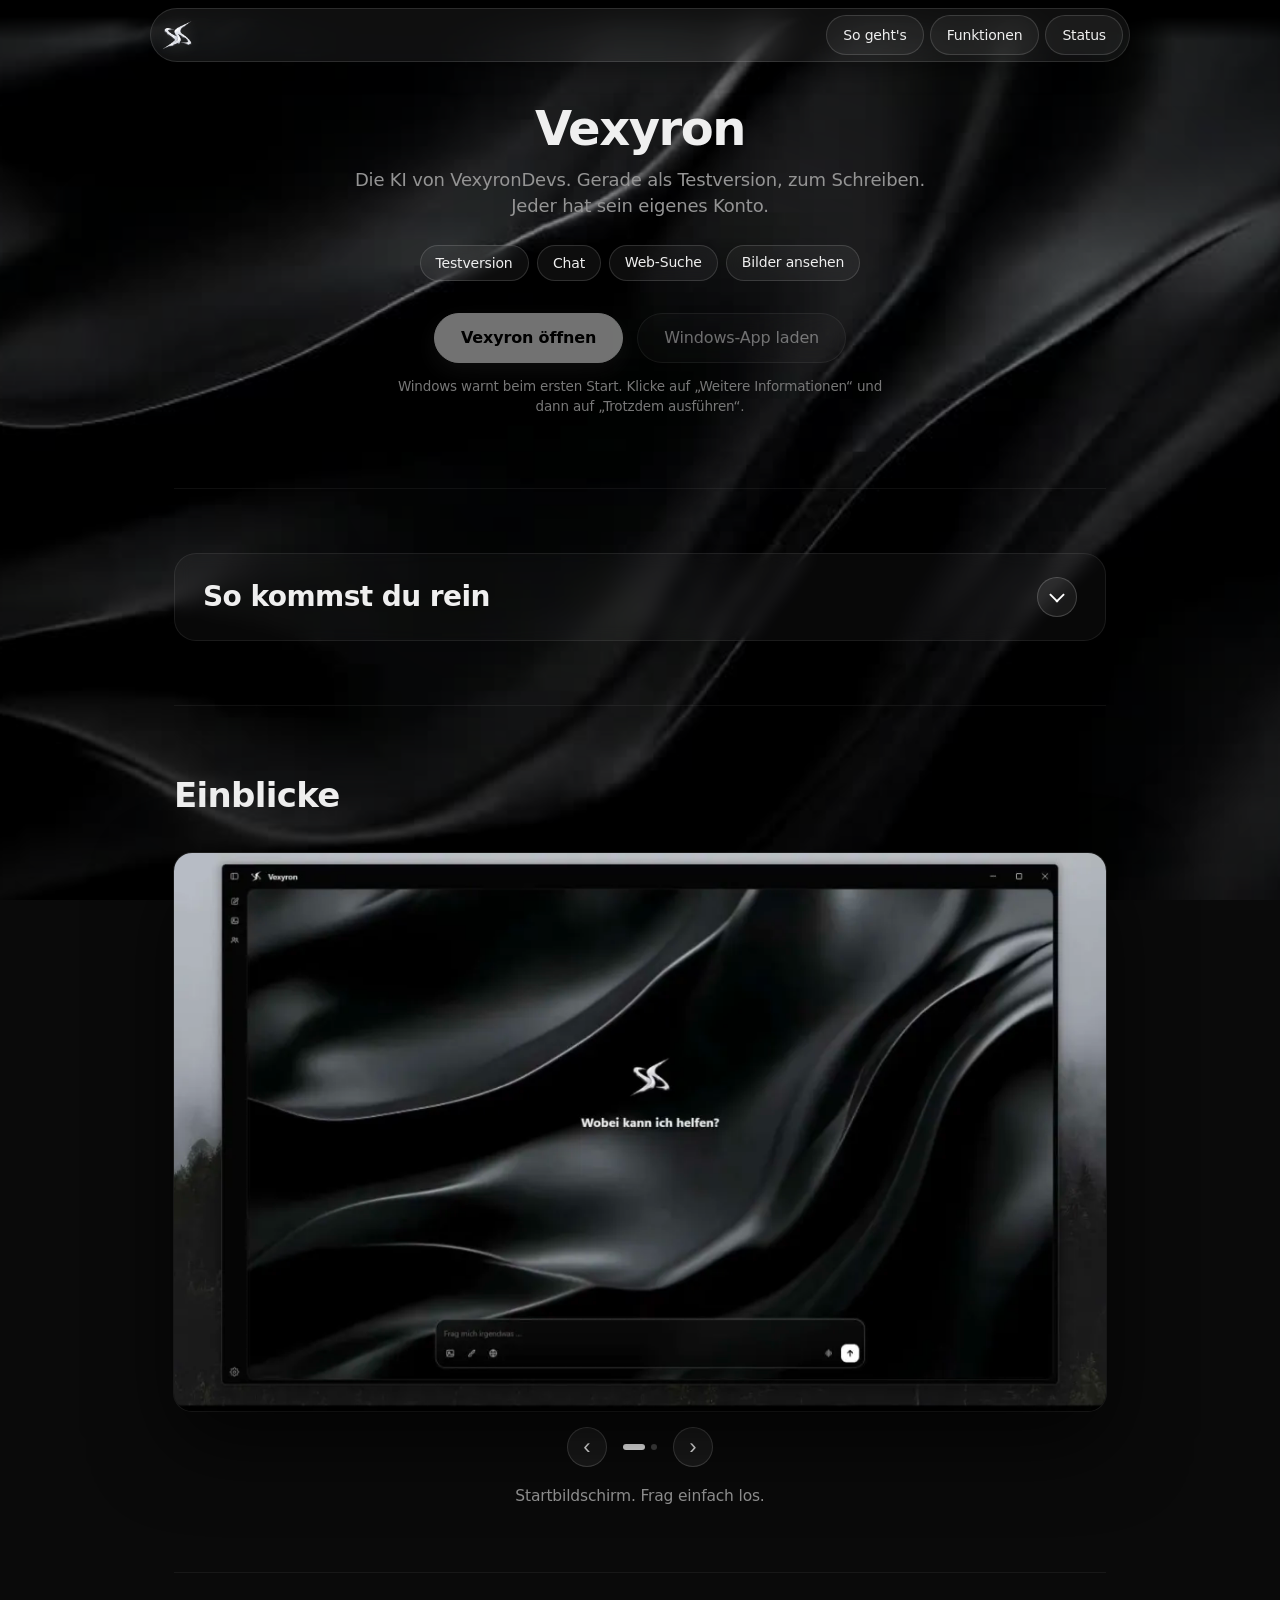
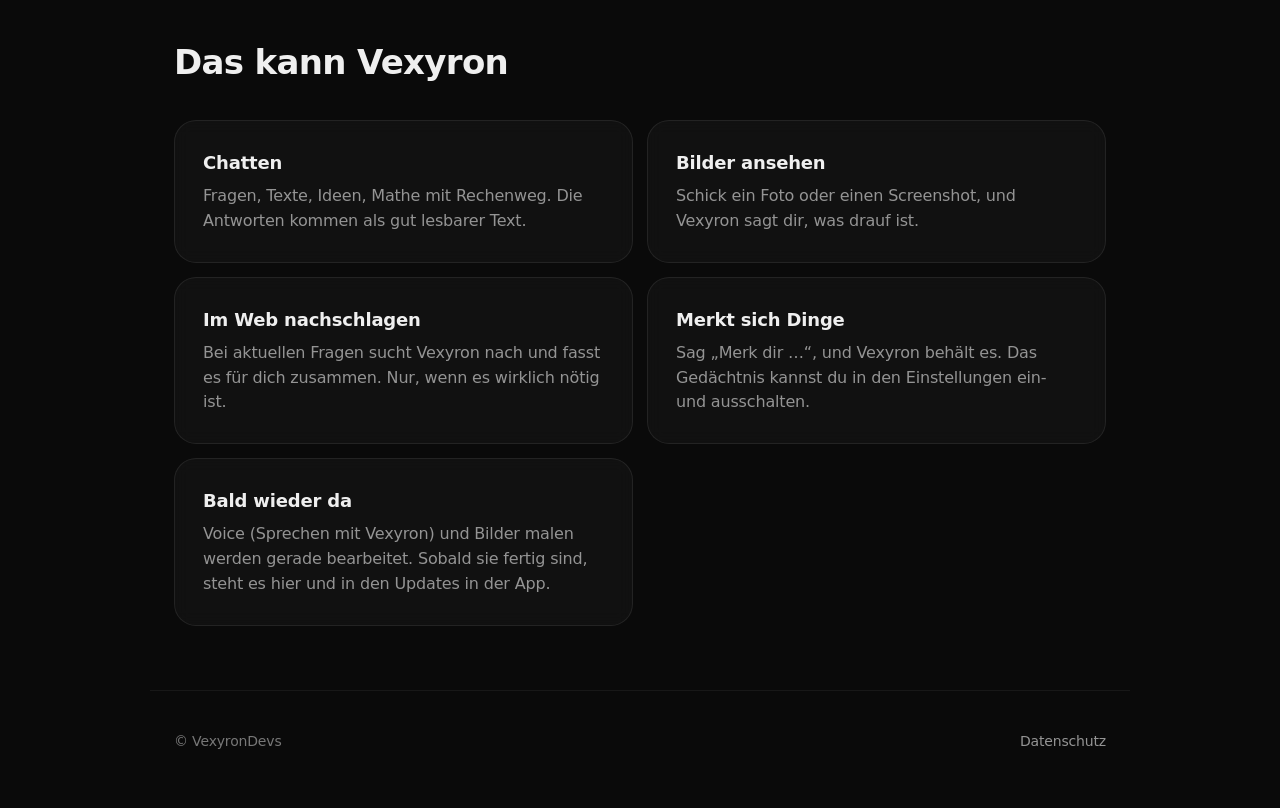
<file: index.html>
<!doctype html>
<html lang="de">
<head>
<meta charset="utf-8">
<meta name="viewport" content="width=device-width, initial-scale=1">
<title>Vexyron</title>
<meta name="description" content="Vexyron, die KI von VexyronDevs. Gerade als Testversion zum Schreiben. Jeder hat sein eigenes Konto.">
<meta name="theme-color" content="#080808">
<link rel="icon" href="favicon.png">
<meta property="og:type" content="website">
<meta property="og:title" content="Vexyron">
<meta property="og:description" content="Die KI von VexyronDevs. Gerade als Testversion zum Schreiben.">
<meta property="og:image" content="https://vexyrondev.github.io/VexyronDevs/Screenshot_20261027_005911_Gallery.webp">
<style>
:root {
  --bg:#0a0a0a;--panel:#121212;--line:#222;--line2:#2a2a2a;
  --text:#efefef;--dim:#949494;--mute:#777;--white:#fff;
  --accent:#fff;--accent-hover:#e6e6e6;--edge:24px;
  color-scheme:dark;
}
*{box-sizing:border-box}
html{scroll-behavior:smooth}
body{
  margin:0;background:var(--bg);color:var(--text);
  font:17px/1.5 -apple-system,"SF Pro Text","SF Pro Display","Helvetica Neue","Segoe UI Variable Text","Segoe UI",system-ui,sans-serif;
  -webkit-font-smoothing:antialiased;letter-spacing:-.01em;
  padding-left:max(0px,env(safe-area-inset-left,0px));
  padding-right:max(0px,env(safe-area-inset-right,0px));
}
a{color:inherit;text-decoration:none}

#vbg{
  position:fixed;inset:0;z-index:0;pointer-events:none;
  background:radial-gradient(ellipse 80% 60% at 50% 10%,rgba(255,255,255,.04) 0%,transparent 70%),
    radial-gradient(ellipse 60% 40% at 20% 80%,rgba(255,255,255,.02) 0%,transparent 60%),#080808;
}
#vbg::after{content:"";position:absolute;inset:0;background:radial-gradient(ellipse 50% 50% at 50% 50%,transparent 50%,rgba(0,0,0,.55) 100%)}

.top{
  position:sticky;top:8px;z-index:40;
  display:flex;align-items:center;justify-content:space-between;
  max-width:980px;margin:8px auto 0;padding:6px;
  border:1px solid rgba(255,255,255,.12);border-radius:999px;
  background:rgba(255,255,255,.06);
  backdrop-filter:blur(18px);-webkit-backdrop-filter:blur(18px);
  box-shadow:0 6px 24px rgba(0,0,0,.4);
}
.brand{display:inline-flex;align-items:center;padding:0;transition:transform .1s,opacity .15s}
.brand:hover{transform:translateY(-1px);opacity:.85}
.brand img{width:40px;height:40px;object-fit:contain;filter:drop-shadow(0 0 8px rgba(255,255,255,.15))}
.top nav{display:flex;gap:6px}
.top nav a{
  display:inline-flex;align-items:center;height:40px;padding:0 16px;
  border:1px solid rgba(255,255,255,.14);border-radius:999px;
  background:rgba(255,255,255,.05);color:var(--text);
  font-size:14px;font-weight:500;
  transition:background .15s,border-color .15s,transform .1s;
}
.top nav a:hover{background:rgba(255,255,255,.12);border-color:rgba(255,255,255,.28);transform:translateY(-1px)}

main{max-width:980px;margin:0 auto;padding:0 var(--edge);position:relative;z-index:2}

.hero{text-align:center;padding:80px 0 96px}
.hero-ico{
  width:160px;height:160px;object-fit:contain;display:block;margin:0 auto 32px;
  filter:drop-shadow(0 20px 50px rgba(255,255,255,.10));
  animation:float 6s ease-in-out infinite;
}
@keyframes float{50%{transform:translateY(-8px)}}
.hero h1{margin:0;font-size:clamp(56px,11vw,92px);line-height:.98;letter-spacing:-.035em;font-weight:700}
.lead{margin:24px auto 0;max-width:620px;color:var(--dim);font-size:22px;line-height:1.4;letter-spacing:-.01em}

.cta{display:flex;flex-wrap:wrap;gap:14px;justify-content:center;margin-top:32px}
.btn{
  display:inline-flex;align-items:center;justify-content:center;
  min-height:50px;padding:0 26px;
  border:1px solid rgba(255,255,255,.14);border-radius:999px;
  background:rgba(255,255,255,.06);color:var(--text);
  font:inherit;font-size:16px;font-weight:500;letter-spacing:-.01em;
  cursor:pointer;transition:transform .15s,background .2s,border-color .2s,box-shadow .2s;
  backdrop-filter:blur(8px);-webkit-backdrop-filter:blur(8px);
}
.btn:hover{transform:translateY(-2px);background:rgba(255,255,255,.12);border-color:rgba(255,255,255,.28)}
.btn.primary{background:var(--accent);color:#000;border-color:var(--accent);font-weight:600;box-shadow:0 8px 24px rgba(255,255,255,.12)}
.btn.primary:hover{background:var(--accent-hover);border-color:var(--accent-hover);box-shadow:0 12px 32px rgba(255,255,255,.18)}

.block{padding:64px 0;border-top:1px solid rgba(255,255,255,.06)}
.block h2{margin:0 0 32px;font-size:34px;font-weight:700;letter-spacing:-.02em}

.steps{list-style:none;margin:0;padding:0;display:grid;gap:12px;counter-reset:s}
.steps li{
  display:grid;gap:6px;padding:24px 26px 24px 74px;position:relative;
  border:1px solid rgba(255,255,255,.08);border-radius:20px;
  background:rgba(255,255,255,.03);counter-increment:s;
  transition:transform .2s,border-color .2s,box-shadow .2s,background .2s;
  backdrop-filter:blur(8px);-webkit-backdrop-filter:blur(8px);
}
.steps li:hover{transform:translateY(-2px);border-color:rgba(255,255,255,.18);background:rgba(255,255,255,.06);box-shadow:0 16px 40px rgba(0,0,0,.4)}
.steps li::before{
  content:counter(s);position:absolute;left:24px;top:24px;
  width:32px;height:32px;display:grid;place-items:center;
  border-radius:50%;background:var(--accent);color:#000;
  font-weight:600;font-size:15px;
}
.steps b{font-size:18px;color:var(--text);font-weight:600;letter-spacing:-.01em}
.steps span{color:var(--dim);font-size:16px;line-height:1.5}

.note{
  margin-top:28px;padding:28px 30px;
  border:1px solid rgba(255,255,255,.08);border-radius:22px;
  color:var(--dim);background:rgba(255,255,255,.03);
  backdrop-filter:blur(8px);-webkit-backdrop-filter:blur(8px);
  font-size:16px;line-height:1.6;
}
.note b{color:var(--text);font-weight:600}

.cards{display:grid;grid-template-columns:repeat(2,1fr);gap:14px}
.card{
  display:grid;gap:8px;align-content:start;padding:28px;
  border:1px solid rgba(255,255,255,.08);border-radius:22px;
  background:rgba(255,255,255,.03);
  transition:transform .2s,border-color .2s,box-shadow .2s,background .2s;
  backdrop-filter:blur(8px);-webkit-backdrop-filter:blur(8px);
}
.card:hover{transform:translateY(-3px);border-color:rgba(255,255,255,.18);background:rgba(255,255,255,.06);box-shadow:0 20px 50px rgba(0,0,0,.45)}
.card b{font-size:18px;color:var(--text);font-weight:600;letter-spacing:-.01em}
.card span{color:var(--dim);font-size:16px;line-height:1.55}

footer{
  position:relative;z-index:2;
  display:flex;flex-wrap:wrap;gap:14px;justify-content:space-between;
  max-width:980px;margin:0 auto;padding:40px var(--edge) 56px;
  border-top:1px solid rgba(255,255,255,.06);
  color:var(--mute);font-size:14px;
}
footer a{color:var(--dim);transition:color .15s}
footer a:hover{color:var(--text)}

/* ── gallery ── */
.gallery-outer{ display:flex; flex-direction:column; gap:16px; }

.gallery-wrap{
  position:relative;border-radius:18px;overflow:hidden;
  box-shadow:0 32px 80px rgba(0,0,0,.65),0 0 0 1px rgba(255,255,255,.1);
}
.gallery-track{
  display:flex;
  transition:transform .55s cubic-bezier(.4,0,.2,1);
  will-change:transform;
}
.gallery-slide{
  flex:0 0 100%;min-width:0;
}
.gallery-slide img{
  width:100%;height:auto;display:block;
}

/* controls row below gallery */
.gallery-controls{
  display:flex;align-items:center;justify-content:center;gap:16px;
}
.gallery-btn{
  width:40px;height:40px;border-radius:50%;flex-shrink:0;
  border:1px solid rgba(255,255,255,.18);
  background:rgba(255,255,255,.07);
  color:#fff;font-size:22px;line-height:1;
  cursor:pointer;
  transition:background .2s,transform .15s,border-color .2s;
  display:grid;place-items:center;padding:0;
}
.gallery-btn:hover{background:rgba(255,255,255,.15);border-color:rgba(255,255,255,.35);transform:scale(1.08)}
.gallery-btn:active{transform:scale(.96)}

.gallery-dots{display:flex;align-items:center;gap:6px}
.gallery-dot{
  width:6px;height:6px;border-radius:3px;
  background:rgba(255,255,255,.25);cursor:pointer;
  transition:background .25s,width .25s;
  border:none;padding:0;flex-shrink:0;
}
.gallery-dot.active{width:22px;background:#fff}

@media(max-width:680px){
  :root{--edge:16px}
  .hero{padding:40px 0 56px}
  .hero-ico{width:116px;height:116px}
  .cards{grid-template-columns:1fr}
  .cta .btn{width:100%}
  .top nav{gap:16px}
  .gallery-wrap{border-radius:16px}
}
@media(prefers-reduced-motion:reduce){
  .hero-ico{animation:none}
  html{scroll-behavior:auto}
  .gallery-track{transition:none}
}
.btn[aria-disabled="true"]{opacity:.45;pointer-events:none}

.cta{scroll-margin-top:110px}
#so,#einblicke,#kann{scroll-margin-top:22px}
/* ── dein Stil: Text nicht markierbar, keine sichtbaren Scrollbalken ── */
html{scrollbar-width:none}
html::-webkit-scrollbar,body::-webkit-scrollbar{display:none}
body{-webkit-user-select:none;user-select:none}
::selection{background:rgba(255,255,255,.3)}
.hero{padding:40px 0 72px}
@media(max-width:680px){
  .hero{padding:32px 0 56px}
  .lead{font-size:16px;line-height:1.5;max-width:290px;margin-top:16px;text-wrap:balance}
  .lead br{display:none}
  .block h2{text-align:center;margin-bottom:24px}
  .card{text-align:center;justify-items:center;padding:24px 22px}
  footer{flex-direction:column;align-items:center;justify-content:center;text-align:center;gap:8px}
}

/* Funktions-Pillen */
.chips{display:flex;flex-wrap:wrap;gap:8px;justify-content:center;margin:26px auto 0;max-width:640px}
.chips span{
  display:inline-flex;align-items:center;height:36px;padding:0 15px;
  border:1px solid rgba(255,255,255,.14);border-radius:999px;
  background:rgba(255,255,255,.05);color:var(--text);font-size:14px;font-weight:500;
  backdrop-filter:blur(8px);-webkit-backdrop-filter:blur(8px);
}

/* Server-Status + Windows-Hinweis */
.state{display:inline-flex;align-items:center;justify-content:center;gap:9px;margin:22px 0 0;color:var(--dim);font-size:14px}
.state i{width:8px;height:8px;border-radius:50%;background:#555;flex:none}
.state[data-state="on"] i{background:#fff;box-shadow:0 0 12px rgba(255,255,255,.8)}
.state[data-state="on"]{color:var(--text)}
.state[data-state="off"] i{background:#7a7a7a}
#hint{display:block;margin:6px 0 0}
.winhint{margin:14px auto 0;max-width:520px;color:var(--mute);font-size:13.5px;line-height:1.45}

/* Bildunterschrift der Galerie */
.gallery-cap{margin:2px 0 0;text-align:center;color:var(--dim);font-size:15.5px;min-height:1.5em;transition:opacity .25s}

/* sanftes Einblenden, nur wenn JS laeuft */
html.js .reveal{opacity:0;transform:translateY(18px);transition:opacity .7s ease,transform .7s ease}
html.js .reveal.in{opacity:1;transform:none}
@media(prefers-reduced-motion:reduce){html.js .reveal{opacity:1;transform:none;transition:none}}

/* Dropdown: So kommst du rein */
.drop{border:1px solid rgba(255,255,255,.08);border-radius:22px;background:rgba(255,255,255,.03);backdrop-filter:blur(8px);-webkit-backdrop-filter:blur(8px);transition:border-color .2s,background .2s}
.drop:hover,.drop.is-open{border-color:rgba(255,255,255,.18);background:rgba(255,255,255,.05)}
.drop summary{list-style:none;cursor:pointer;display:flex;align-items:center;justify-content:space-between;gap:16px;padding:22px 28px;-webkit-tap-highlight-color:transparent}
.drop summary::-webkit-details-marker{display:none}
.drop summary h2{margin:0;font-size:28px}
.chev{width:40px;height:40px;flex:none;border-radius:50%;border:1px solid rgba(255,255,255,.18);background:rgba(255,255,255,.07);position:relative;transition:transform .4s cubic-bezier(.4,0,.2,1),background .2s}
.chev::before{content:"";position:absolute;left:50%;top:50%;width:9px;height:9px;border-right:2px solid #fff;border-bottom:2px solid #fff;transform:translate(-50%,-70%) rotate(45deg)}
.drop summary:hover .chev{background:rgba(255,255,255,.15)}
.drop.is-open .chev{transform:rotate(180deg)}
.drop-body{box-sizing:border-box;padding:4px 22px 24px}
@media(max-width:680px){.drop summary{padding:18px 20px}.drop summary h2{font-size:23px}.drop-body{padding:2px 14px 18px}}
@media(prefers-reduced-motion:reduce){.chev{transition:none}}

/* Icons nur auf dem Handy, am PC steht der Text */
.top nav a .ic{display:none;width:19px;height:19px}

/* Handy: schlanke Leiste mit Abstand zum Rand */
@media(max-width:680px){
  .top{top:16px;margin:16px var(--edge) 0;padding:4px 4px 4px 8px}
  .brand img{width:34px;height:34px}
  .top nav{gap:6px}
  .top nav a{width:36px;height:36px;padding:0;justify-content:center;border-color:rgba(255,255,255,.12);background:rgba(255,255,255,.06)}
  .top nav a .lbl{display:none}
  .top nav a .ic{display:block}
}

/* Streifen ueber der Leiste: Inhalt, der beim Scrollen darunter laeuft, wird abgeblendet */
body::after{content:"";position:fixed;top:0;left:0;right:0;height:40px;z-index:39;pointer-events:none;background:linear-gradient(to bottom,#000 0,#000 40%,rgba(0,0,0,0) 100%)}
@media(max-width:680px){body::after{height:44px}}

/* Einheitliche Schriftgroessen auf allen Seiten: Titel + Untertitel */
@media(min-width:681px){
  .hero h1{font-size:48px;line-height:1.1;letter-spacing:-.03em;margin:0}
  .lead{font-size:18px;line-height:1.45;margin:12px auto 0}
}
@media(max-width:680px){
  .hero h1{font-size:34px;line-height:1.1;letter-spacing:-.03em;margin:0}
  .lead{font-size:16px;line-height:1.45;margin:10px auto 0}
}
</style>
</head>
<body>
<script>document.documentElement.classList.add('js')</script>



<header class="top">
  <a class="brand" href="./"><img src="icon.png" alt="Vexyron"></a>
  <nav>
    <a href="#so" aria-label="So geht's"><svg class="ic" viewBox="0 0 24 24" fill="none" stroke="currentColor" stroke-width="1.8" stroke-linecap="round" stroke-linejoin="round" aria-hidden="true"><circle cx="12" cy="12" r="9"/><path d="M12 16v-5"/><path d="M12 8h.01"/></svg><span class="lbl">So geht's</span></a>
    <a href="#kann" aria-label="Funktionen"><svg class="ic" viewBox="0 0 24 24" fill="none" stroke="currentColor" stroke-width="1.8" stroke-linecap="round" stroke-linejoin="round" aria-hidden="true"><path d="M11 3l1.9 5.1L18 10l-5.1 1.9L11 17l-1.9-5.1L4 10l5.1-1.9z"/><path d="M19 15l.8 2.2 2.2.8-2.2.8L19 21l-.8-2.2-2.2-.8 2.2-.8z"/></svg><span class="lbl">Funktionen</span></a>
    <a href="status.html" aria-label="Status"><svg class="ic" viewBox="0 0 24 24" fill="none" stroke="currentColor" stroke-width="1.8" stroke-linecap="round" stroke-linejoin="round" aria-hidden="true"><circle cx="12" cy="12" r="1.8"/><path d="M16.2 7.8a6 6 0 0 1 0 8.4"/><path d="M7.8 16.2a6 6 0 0 1 0-8.4"/><path d="M19.1 4.9a10 10 0 0 1 0 14.2"/><path d="M4.9 19.1a10 10 0 0 1 0-14.2"/></svg><span class="lbl">Status</span></a>
  </nav>
</header>

<main>
  <section class="hero">
    <h1>Vexyron</h1>
    <p class="lead">Die KI von VexyronDevs. Gerade als Testversion, zum Schreiben. <br>Jeder hat sein eigenes Konto.</p>
    <div class="chips"><span>Testversion</span><span>Chat</span><span>Web-Suche</span><span>Bilder ansehen</span></div>
    <div class="cta" id="download">
      <a class="btn primary" id="open" href="#" aria-disabled="true">Vexyron öffnen</a>
      <a class="btn" id="win" href="#" aria-disabled="true">Windows-App laden</a>
      <a class="btn" id="apk" href="#" aria-disabled="true" style="display:none">Android-App laden</a>
    </div>
    <p class="winhint">Windows warnt beim ersten Start. Klicke auf „Weitere Informationen“ und dann auf „Trotzdem ausführen“.</p>
  </section>

  <section id="so" class="block reveal">
    <details class="drop" id="so-drop">
      <summary><h2>So kommst du rein</h2><span class="chev" aria-hidden="true"></span></summary>
      <div class="drop-body">
      <ol class="steps">
        <li><b>Öffnen</b><span>Tippe auf „Vexyron öffnen". Du kommst auf die Anmeldeseite.</span></li>
        <li><b>Konto anlegen</b><span>Wähle „Registrieren", denk dir einen Namen und ein Passwort mit mindestens 8 Zeichen aus und gib den Einladungscode ein, den du bekommen hast.</span></li>
        <li><b>Loslegen</b><span>Schreib los. Beim nächsten Mal meldest du dich nur noch an.</span></li>
      </ol>
      <div class="note">
        <b>Am PC:</b> Lade die Windows-App, öffne die Datei und folge dem Installationsfenster. Das ist eine Testversion: Gerade geht nur Schreiben. Voice, Bilder malen und die Handy-App kommen später.
      </div>
      </div>
    </details>
  </section>

  <section id="einblicke" class="block reveal">
    <h2>Einblicke</h2>
    <div class="gallery-outer" id="gallery-outer">
      <div class="gallery-wrap" id="gallery">
        <div class="gallery-track">
          <div class="gallery-slide" data-cap="Startbildschirm. Frag einfach los."><img src="Screenshot_20261027_005911_Gallery.webp" alt="Chat-Startbildschirm" width="1024" height="613"></div>
          <div class="gallery-slide" data-cap="Antworten als gut lesbarer Text, mit Listen und Rechenweg."><img src="Screenshot_20261027_004942_Gallery.webp" alt="Chat mit Antwort" width="1024" height="613" loading="lazy"></div>
        </div>
      </div>
      <div class="gallery-controls">
        <button class="gallery-btn prev" aria-label="Vorheriges Bild">&#8249;</button>
        <div class="gallery-dots"></div>
        <button class="gallery-btn next" aria-label="Nächstes Bild">&#8250;</button>
      </div>
      <p class="gallery-cap" id="gallery-cap"></p>
    </div>
  </section>

  <section id="kann" class="block reveal">
    <h2>Das kann Vexyron</h2>
    <div class="cards">
      <div class="card"><b>Chatten</b><span>Fragen, Texte, Ideen, Mathe mit Rechenweg. Die Antworten kommen als gut lesbarer Text.</span></div>
      <div class="card"><b>Bilder ansehen</b><span>Schick ein Foto oder einen Screenshot, und Vexyron sagt dir, was drauf ist.</span></div>
      <div class="card"><b>Im Web nachschlagen</b><span>Bei aktuellen Fragen sucht Vexyron nach und fasst es für dich zusammen. Nur, wenn es wirklich nötig ist.</span></div>
      <div class="card"><b>Merkt sich Dinge</b><span>Sag „Merk dir …“, und Vexyron behält es. Das Gedächtnis kannst du in den Einstellungen ein- und ausschalten.</span></div>
      <div class="card"><b>Bald wieder da</b><span>Voice (Sprechen mit Vexyron) und Bilder malen werden gerade bearbeitet. Sobald sie fertig sind, steht es hier und in den Updates in der App.</span></div>
    </div>
  </section>
</main>

<footer>
  <span>© VexyronDevs</span>
  <span><a href="datenschutz.html">Datenschutz</a></span>
</footer>

<script src="bg.js"></script>
<script src="site.js?v=6"></script>
<script>
(() => {
  const outer  = document.getElementById('gallery-outer');
  const wrap   = document.getElementById('gallery');
  const track  = wrap.querySelector('.gallery-track');
  const dotsEl = outer.querySelector('.gallery-dots');
  const slides = wrap.querySelectorAll('.gallery-slide');
  const n = slides.length;
  let cur = 0, timer, startX = 0;

  slides.forEach((slide, i) => {
    const img = slide.querySelector('img');
    const bg = document.createElement('div');
    bg.className = 'gallery-slide-bg';
    bg.style.backgroundImage = `url(${img.src})`;
    slide.insertBefore(bg, img);
    const d = document.createElement('button');
    d.className = 'gallery-dot' + (i === 0 ? ' active' : '');
    d.setAttribute('aria-label', 'Bild ' + (i + 1));
    d.addEventListener('click', () => { stop(); go(i); start(); });
    dotsEl.appendChild(d);
  });

  function go(i) {
    cur = ((i % n) + n) % n;
    track.style.transform = 'translateX(-' + (cur * 100) + '%)';
    outer.querySelectorAll('.gallery-dot').forEach((d, j) => d.classList.toggle('active', j === cur));
    const capEl = document.getElementById('gallery-cap'); if (capEl) capEl.textContent = slides[cur].dataset.cap || '';
  }
  function start() { timer = setInterval(() => go(cur + 1), 8000); }
  function stop()  { clearInterval(timer); }

  outer.querySelector('.gallery-btn.prev').addEventListener('click', () => { stop(); go(cur - 1); start(); });
  outer.querySelector('.gallery-btn.next').addEventListener('click', () => { stop(); go(cur + 1); start(); });
  wrap.addEventListener('mouseenter', stop);
  wrap.addEventListener('mouseleave', start);
  wrap.addEventListener('touchstart', e => { startX = e.touches[0].clientX; stop(); }, { passive: true });
  wrap.addEventListener('touchend', e => {
    const dx = e.changedTouches[0].clientX - startX;
    if (Math.abs(dx) > 45) go(dx < 0 ? cur + 1 : cur - 1);
    start();
  });
  go(0);
  start();
})();
</script>
<script>
(() => {
  const els = document.querySelectorAll('.reveal');
  if (!('IntersectionObserver' in window)) { els.forEach(e => e.classList.add('in')); return; }
  const io = new IntersectionObserver(es => es.forEach(e => { if (e.isIntersecting) { e.target.classList.add('in'); io.unobserve(e.target); } }), { threshold: 0.12 });
  els.forEach(e => io.observe(e));
})();
</script>
<script>
(() => {
  const d = document.getElementById('so-drop');
  if (!d) return;
  const sum = d.querySelector('summary'), body = d.querySelector('.drop-body');
  const reduce = matchMedia('(prefers-reduced-motion: reduce)').matches;
  const T = reduce ? 0 : 420, EASE = 'cubic-bezier(.4,0,.2,1)';
  let anim = null;
  if (d.open) d.classList.add('is-open');

  const run = (from, to, done) => {
    if (anim) anim.cancel();
    body.style.overflow = 'hidden';
    anim = body.animate([from, to], { duration: T, easing: EASE });
    anim.onfinish = () => { anim = null; body.style.overflow = ''; done(); };
    anim.oncancel = () => { body.style.overflow = ''; };
  };
  const full = { height: null, paddingTop: '4px', paddingBottom: '24px', opacity: 1 };
  const none = { height: '0px', paddingTop: '0px', paddingBottom: '0px', opacity: 0 };

  function openDrop() {
    d.classList.add('is-open');
    const start = anim ? body.offsetHeight + 'px' : '0px';
    d.open = true;
    const h = body.scrollHeight + 'px';
    run({ ...none, height: start }, { ...full, height: h }, () => {});
  }
  function closeDrop() {
    d.classList.remove('is-open');
    const h = body.offsetHeight + 'px';
    run({ ...full, height: h }, none, () => { d.open = false; });
  }
  sum.addEventListener('click', e => { e.preventDefault(); d.classList.contains('is-open') ? closeDrop() : openDrop(); });

  const openIf = () => { if (location.hash === '#so' && !d.classList.contains('is-open')) openDrop(); };
  addEventListener('hashchange', openIf); openIf();
  document.querySelectorAll('a[href="#so"]').forEach(x => x.addEventListener('click', () => { if (!d.classList.contains('is-open')) openDrop(); }));
})();
</script>
</body>
</html>
</file>
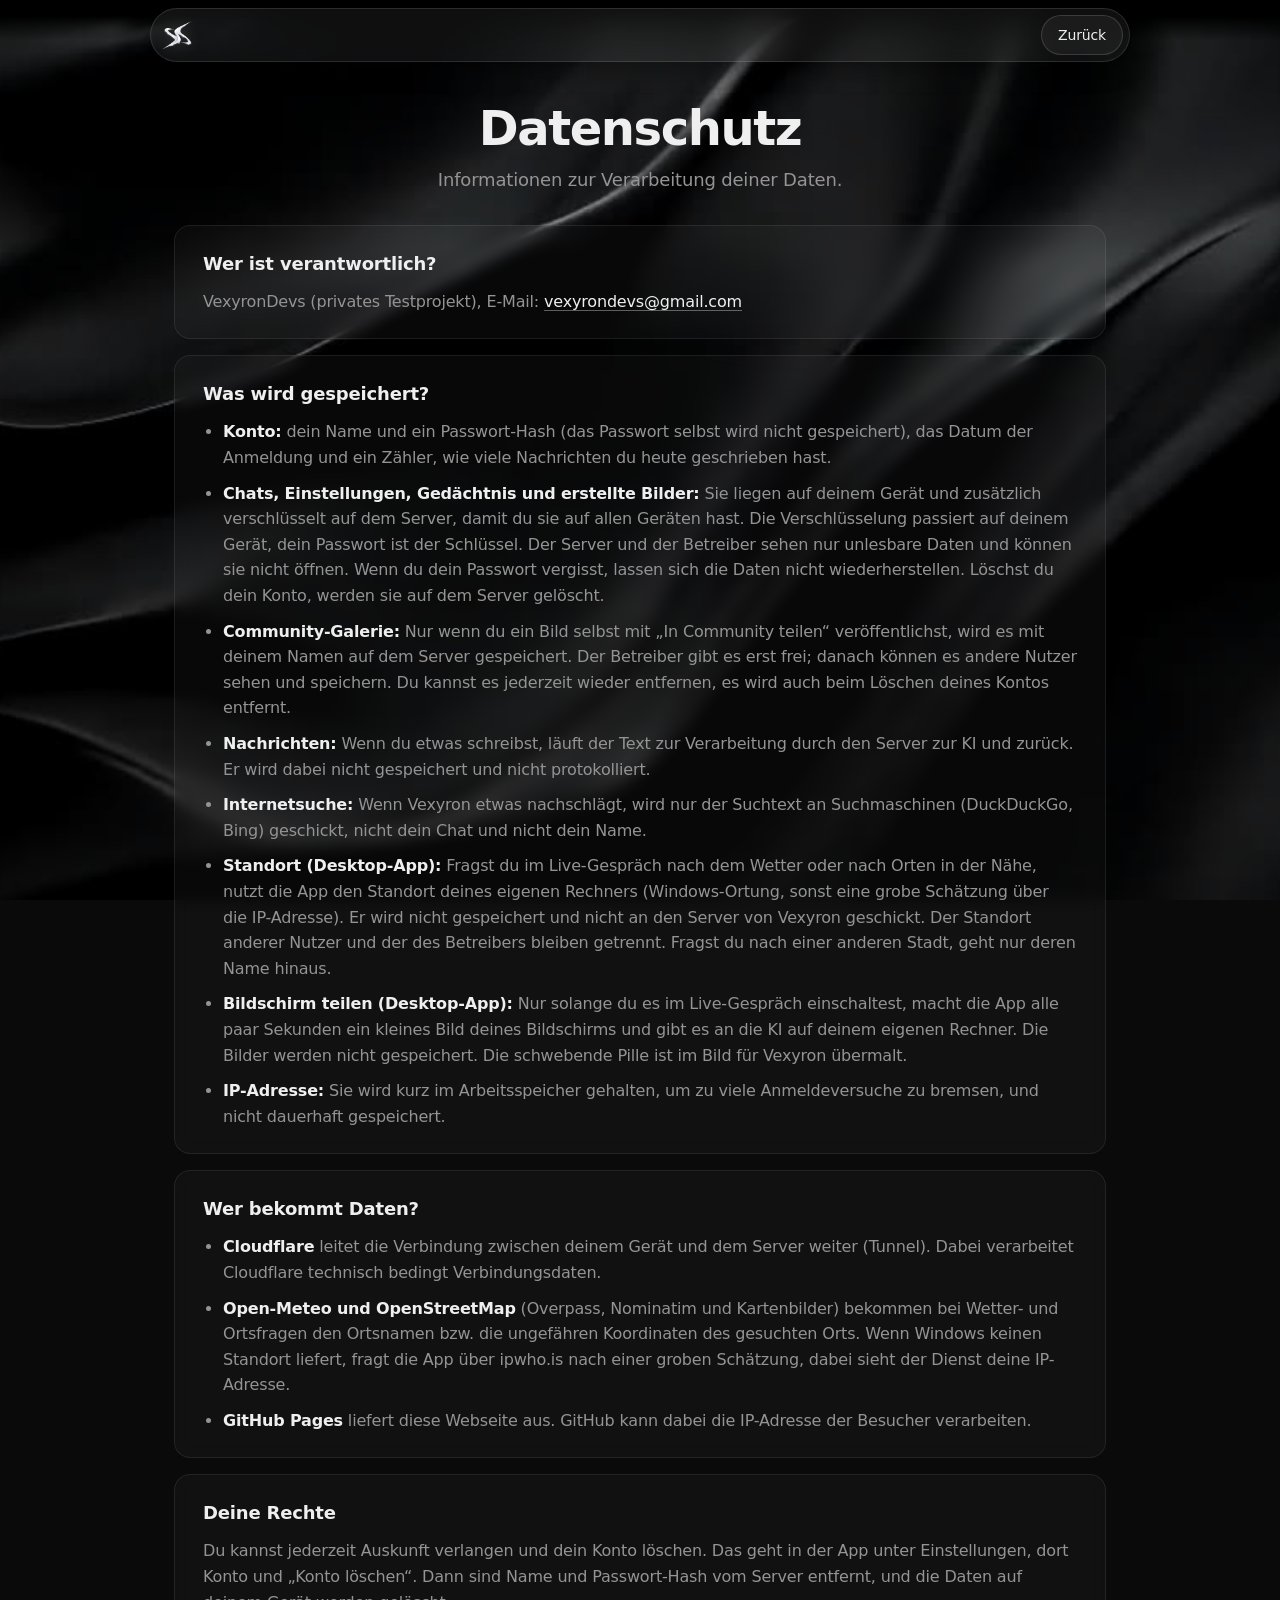
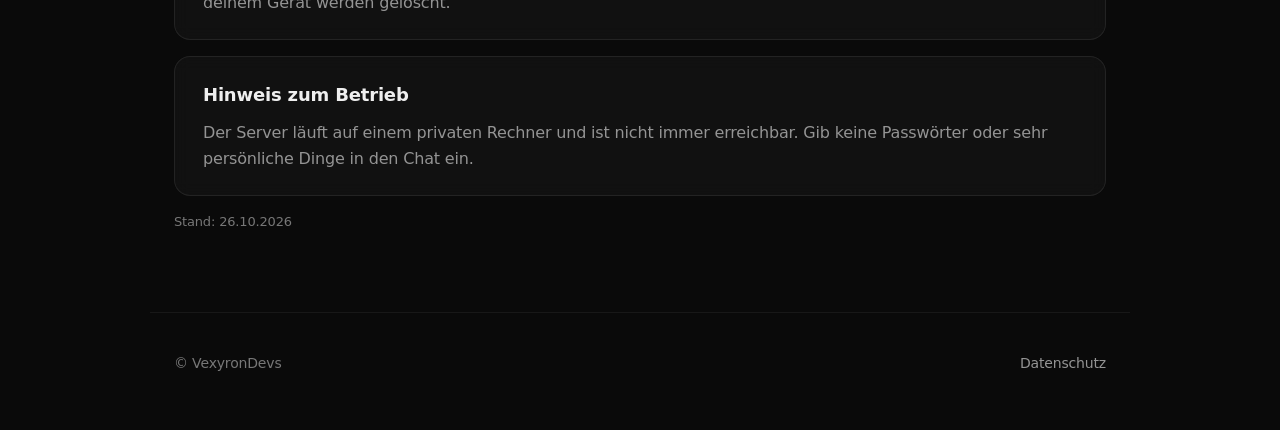
<file: datenschutz.html>
<!doctype html>
<html lang="de">
<head>
<meta charset="utf-8">
<meta name="viewport" content="width=device-width, initial-scale=1">
<title>Datenschutz | Vexyron</title>
<meta name="robots" content="noindex">
<link rel="icon" href="favicon.png">
<link rel="stylesheet" href="style.css">
</head>
<body>
<header class="top"><a class="brand" href="./"><img src="icon.png" alt=""></a><nav><a href="./" aria-label="Zurück"><svg class="ic" viewBox="0 0 24 24" fill="none" stroke="currentColor" stroke-width="1.8" stroke-linecap="round" stroke-linejoin="round" aria-hidden="true"><path d="M19 12H5"/><path d="M12 19l-7-7 7-7"/></svg><span class="lbl">Zurück</span></a></nav></header>

<main class="status-page">
  <h1 class="status-title">Datenschutz</h1>
  <p class="status-sub">Informationen zur Verarbeitung deiner Daten.</p>

  <section class="dp-block">
    <h2 class="comp-h">Wer ist verantwortlich?</h2>
    <p>VexyronDevs (privates Testprojekt), E-Mail: <a href="mailto:vexyrondevs@gmail.com">vexyrondevs@gmail.com</a></p>
  </section>

  <section class="dp-block">
    <h2 class="comp-h">Was wird gespeichert?</h2>
    <ul class="dp-list">
      <li><b>Konto:</b> dein Name und ein Passwort-Hash (das Passwort selbst wird nicht gespeichert), das Datum der Anmeldung und ein Zähler, wie viele Nachrichten du heute geschrieben hast.</li>
      <li><b>Chats, Einstellungen, Gedächtnis und erstellte Bilder:</b> Sie liegen auf deinem Gerät und zusätzlich verschlüsselt auf dem Server, damit du sie auf allen Geräten hast. Die Verschlüsselung passiert auf deinem Gerät, dein Passwort ist der Schlüssel. Der Server und der Betreiber sehen nur unlesbare Daten und können sie nicht öffnen. Wenn du dein Passwort vergisst, lassen sich die Daten nicht wiederherstellen. Löschst du dein Konto, werden sie auf dem Server gelöscht.</li>
      <li><b>Community-Galerie:</b> Nur wenn du ein Bild selbst mit „In Community teilen“ veröffentlichst, wird es mit deinem Namen auf dem Server gespeichert. Der Betreiber gibt es erst frei; danach können es andere Nutzer sehen und speichern. Du kannst es jederzeit wieder entfernen, es wird auch beim Löschen deines Kontos entfernt.</li>
      <li><b>Nachrichten:</b> Wenn du etwas schreibst, läuft der Text zur Verarbeitung durch den Server zur KI und zurück. Er wird dabei nicht gespeichert und nicht protokolliert.</li>
      <li><b>Internetsuche:</b> Wenn Vexyron etwas nachschlägt, wird nur der Suchtext an Suchmaschinen (DuckDuckGo, Bing) geschickt, nicht dein Chat und nicht dein Name.</li>
      <li><b>Standort (Desktop-App):</b> Fragst du im Live-Gespräch nach dem Wetter oder nach Orten in der Nähe, nutzt die App den Standort deines eigenen Rechners (Windows-Ortung, sonst eine grobe Schätzung über die IP-Adresse). Er wird nicht gespeichert und nicht an den Server von Vexyron geschickt. Der Standort anderer Nutzer und der des Betreibers bleiben getrennt. Fragst du nach einer anderen Stadt, geht nur deren Name hinaus.</li>
      <li><b>Bildschirm teilen (Desktop-App):</b> Nur solange du es im Live-Gespräch einschaltest, macht die App alle paar Sekunden ein kleines Bild deines Bildschirms und gibt es an die KI auf deinem eigenen Rechner. Die Bilder werden nicht gespeichert. Die schwebende Pille ist im Bild für Vexyron übermalt.</li>
      <li><b>IP-Adresse:</b> Sie wird kurz im Arbeitsspeicher gehalten, um zu viele Anmeldeversuche zu bremsen, und nicht dauerhaft gespeichert.</li>
    </ul>
  </section>

  <section class="dp-block">
    <h2 class="comp-h">Wer bekommt Daten?</h2>
    <ul class="dp-list">
      <li><b>Cloudflare</b> leitet die Verbindung zwischen deinem Gerät und dem Server weiter (Tunnel). Dabei verarbeitet Cloudflare technisch bedingt Verbindungsdaten.</li>
      <li><b>Open-Meteo und OpenStreetMap</b> (Overpass, Nominatim und Kartenbilder) bekommen bei Wetter- und Ortsfragen den Ortsnamen bzw. die ungefähren Koordinaten des gesuchten Orts. Wenn Windows keinen Standort liefert, fragt die App über ipwho.is nach einer groben Schätzung, dabei sieht der Dienst deine IP-Adresse.</li>
      <li><b>GitHub Pages</b> liefert diese Webseite aus. GitHub kann dabei die IP-Adresse der Besucher verarbeiten.</li>
    </ul>
  </section>

  <section class="dp-block">
    <h2 class="comp-h">Deine Rechte</h2>
    <p>Du kannst jederzeit Auskunft verlangen und dein Konto löschen. Das geht in der App unter Einstellungen, dort Konto und „Konto löschen“. Dann sind Name und Passwort-Hash vom Server entfernt, und die Daten auf deinem Gerät werden gelöscht.</p>
  </section>

  <section class="dp-block">
    <h2 class="comp-h">Hinweis zum Betrieb</h2>
    <p>Der Server läuft auf einem privaten Rechner und ist nicht immer erreichbar. Gib keine Passwörter oder sehr persönliche Dinge in den Chat ein.</p>
  </section>

  <p class="status-note">Stand: 26.10.2026</p>
</main>

<footer><span>© VexyronDevs</span><span><a href="datenschutz.html">Datenschutz</a></span></footer>

<script src="bg.js"></script>
</body>
</html>
</file>
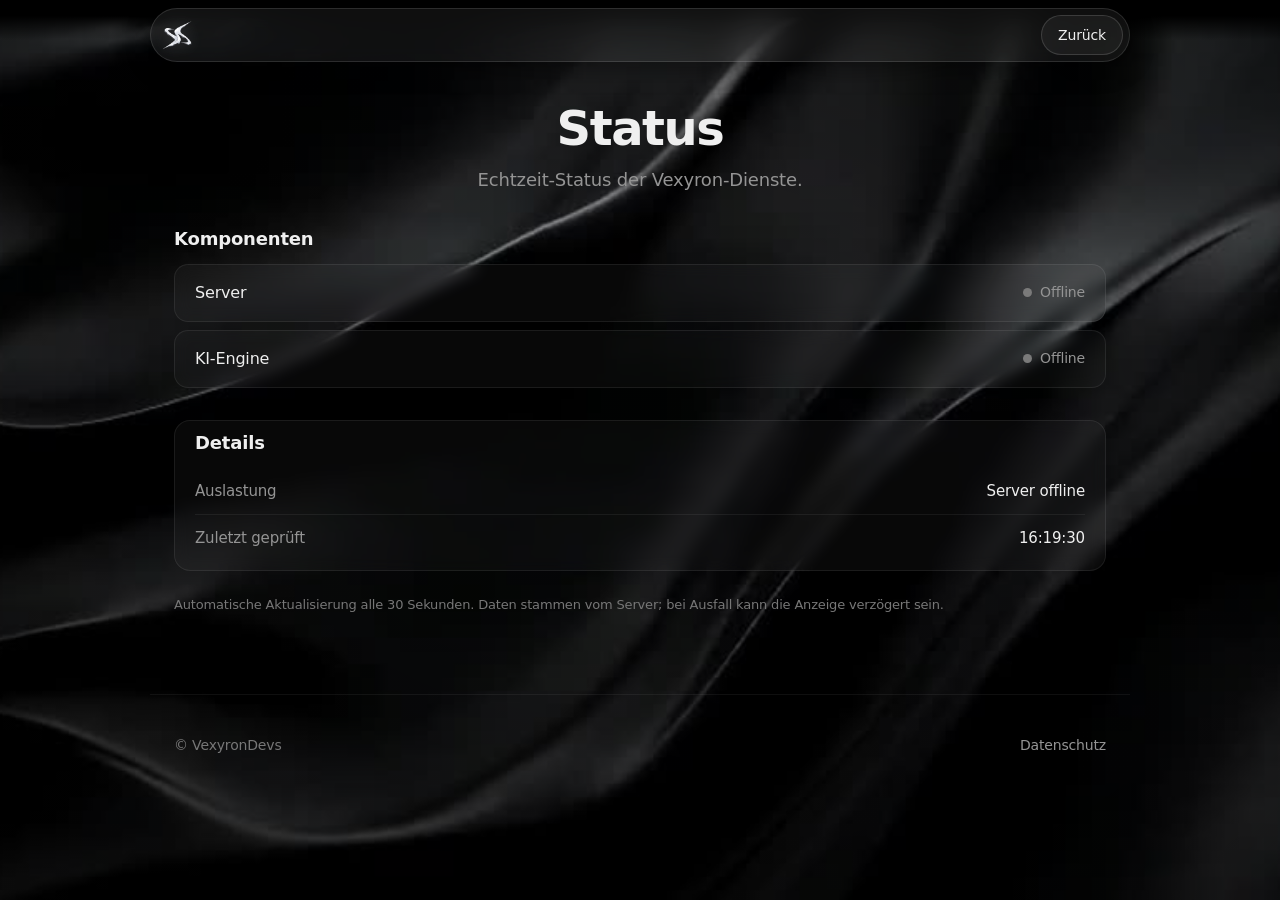
<file: status.html>
<!doctype html>
<html lang="de">
<head>
<meta charset="utf-8">
<meta name="viewport" content="width=device-width, initial-scale=1">
<title>Status | Vexyron</title>
<meta name="robots" content="noindex">
<link rel="icon" href="favicon.png">
<link rel="stylesheet" href="style.css">
</head>
<body>
<header class="top"><a class="brand" href="./"><img src="icon.png" alt=""></a><nav><a href="./" aria-label="Zurück"><svg class="ic" viewBox="0 0 24 24" fill="none" stroke="currentColor" stroke-width="1.8" stroke-linecap="round" stroke-linejoin="round" aria-hidden="true"><path d="M19 12H5"/><path d="M12 19l-7-7 7-7"/></svg><span class="lbl">Zurück</span></a></nav></header>

<main class="status-page">
  <h1 class="status-title">Status</h1>
  <p class="status-sub">Echtzeit-Status der Vexyron-Dienste.</p>

  <section class="components">
    <h2 class="comp-h">Komponenten</h2>
    <div class="comp" id="comp-server" data-state="check">
      <span class="comp-name">Server</span>
      <span class="comp-status"><i></i><span>Wird geprüft …</span></span>
    </div>
    <div class="comp" id="comp-engine" data-state="check">
      <span class="comp-name">KI-Engine</span>
      <span class="comp-status"><i></i><span>Wird geprüft …</span></span>
    </div>
  </section>

  <section class="status-detail">
    <h2 class="comp-h">Details</h2>

    <div class="detail-row"><span>Auslastung</span><span id="load">Wird geprüft …</span></div>
    <div class="detail-row"><span>Zuletzt geprüft</span><span id="checked">Wird geprüft …</span></div>
  </section>

  <p class="status-note">Automatische Aktualisierung alle 30 Sekunden. Daten stammen vom Server; bei Ausfall kann die Anzeige verzögert sein.</p>
</main>

<footer><span>© VexyronDevs</span><span><a href="datenschutz.html">Datenschutz</a></span></footer>

<script src="bg.js"></script>
<script src="site.js?v=4"></script>
</body>
</html>
</file>
<file: style.css>
:root {
  --bg: #0a0a0a;
  --panel: #121212;
  --panel-hover: #1a1a1a;
  --line: #222222;
  --line2: #2a2a2a;
  --text: #efefef;
  --dim: #949494;
  --mute: #777777;
  --white: #ffffff;
  --accent: #ffffff;
  --accent-hover: #e6e6e6;
  --accent-glow: rgba(255, 255, 255, 0.18);
  --ok: #ffffff;
  --bad: #7a7a7a;
  --edge: 24px;
  color-scheme: dark;
}
* { box-sizing: border-box; }
html { scroll-behavior: smooth; }
body {
  margin: 0;
  background: var(--bg);
  color: var(--text);
  font: 17px/1.5 -apple-system, "SF Pro Text", "SF Pro Display", "Helvetica Neue", "Segoe UI Variable Text", "Segoe UI", system-ui, sans-serif;
  -webkit-font-smoothing: antialiased;
  -moz-osx-font-smoothing: grayscale;
  letter-spacing: -0.01em;
  -webkit-user-select: none;
  -moz-user-select: none;
  -ms-user-select: none;
  user-select: none;
}
a { color: inherit; text-decoration: none; }
::selection { background: rgba(255, 255, 255, 0.3); }

.top {
  position: sticky;
  top: 8px;
  z-index: 40;
  display: flex;
  align-items: center;
  justify-content: space-between;
  max-width: 980px;
  margin: 8px auto 0;
  padding: 6px;
  border: 1px solid rgba(255, 255, 255, 0.12);
  border-radius: 999px;
  background: rgba(255, 255, 255, 0.06);
  backdrop-filter: blur(18px);
  -webkit-backdrop-filter: blur(18px);
  box-shadow: 0 6px 24px rgba(0, 0, 0, 0.4);
}
.brand {
  display: inline-flex;
  align-items: center;
  justify-content: center;
  padding: 0;
  transition: transform .1s ease, opacity .15s ease;
}
.brand:hover { transform: translateY(-1px); opacity: .85; }
.brand img { width: 40px; height: 40px; object-fit: contain; filter: drop-shadow(0 0 8px rgba(255, 255, 255, 0.15)); }
.top nav { display: flex; gap: 6px; }
.top nav a {
  display: inline-flex;
  align-items: center;
  justify-content: center;
  height: 40px;
  padding: 0 16px;
  border: 1px solid rgba(255, 255, 255, 0.14);
  border-radius: 999px;
  background: rgba(255, 255, 255, 0.05);
  color: var(--text);
  font-size: 14px;
  font-weight: 500;
  transition: background .15s ease, border-color .15s ease, transform .1s ease;
}
.top nav a:hover {
  background: rgba(255, 255, 255, 0.12);
  border-color: rgba(255, 255, 255, 0.28);
  transform: translateY(-1px);
}

main { max-width: 980px; margin: 0 auto; padding: 0 var(--edge); position: relative; z-index: 2; }

.hero { text-align: center; padding: 80px 0 96px; }
.hero-ico {
  width: 160px; height: 160px;
  object-fit: contain;
  display: block;
  margin: 0 auto 32px;
  filter: drop-shadow(0 20px 50px rgba(255, 255, 255, 0.10));
  animation: float 6s ease-in-out infinite;
}
@keyframes float { 50% { transform: translateY(-8px); } }
.hero h1 {
  margin: 0;
  font-size: clamp(56px, 11vw, 92px);
  line-height: 0.98;
  letter-spacing: -0.035em;
  font-weight: 700;
}
.lead {
  margin: 24px auto 0;
  max-width: 620px;
  color: var(--dim);
  font-size: 22px;
  line-height: 1.4;
  letter-spacing: -0.01em;
}

.status {
  display: inline-flex;
  align-items: center;
  gap: 10px;
  margin-top: 36px;
  padding: 10px 18px 10px 14px;
  border: 1px solid rgba(255, 255, 255, 0.12);
  border-radius: 999px;
  font-size: 15px;
  font-weight: 500;
  color: var(--dim);
  background: rgba(255, 255, 255, 0.05);
  backdrop-filter: blur(12px);
  -webkit-backdrop-filter: blur(12px);
}
.status i {
  width: 10px; height: 10px;
  border-radius: 50%;
  background: var(--mute);
}
.status[data-state="on"] { color: var(--ok); border-color: rgba(255, 255, 255, 0.3); }
.status[data-state="on"] i { background: var(--ok); box-shadow: 0 0 14px rgba(255, 255, 255, 0.7); }
.status[data-state="off"] i { background: var(--bad); box-shadow: 0 0 12px rgba(122, 122, 122, 0.5); }
.status[data-state="check"] i { animation: pulse 1.3s ease-in-out infinite; }
@keyframes pulse { 50% { opacity: .4; } }

.cta {
  display: flex;
  flex-wrap: wrap;
  gap: 14px;
  justify-content: center;
  margin-top: 32px;
}
.btn {
  display: inline-flex;
  align-items: center;
  justify-content: center;
  min-height: 50px;
  padding: 0 26px;
  border: 1px solid rgba(255, 255, 255, 0.14);
  border-radius: 999px;
  background: rgba(255, 255, 255, 0.06);
  color: var(--text);
  font: inherit;
  font-size: 16px;
  font-weight: 500;
  letter-spacing: -0.01em;
  cursor: pointer;
  transition: transform .15s ease, background .2s ease, border-color .2s ease, box-shadow .2s ease;
  backdrop-filter: blur(8px);
  -webkit-backdrop-filter: blur(8px);
}
.btn:hover { transform: translateY(-2px); background: rgba(255, 255, 255, 0.12); border-color: rgba(255, 255, 255, 0.28); }
.btn:active { transform: translateY(0); }
.btn.primary {
  background: var(--accent);
  color: #000;
  border-color: var(--accent);
  font-weight: 600;
  box-shadow: 0 8px 24px rgba(255, 255, 255, 0.12);
}
.btn.primary:hover {
  background: var(--accent-hover);
  border-color: var(--accent-hover);
  box-shadow: 0 12px 32px rgba(255, 255, 255, 0.18);
}
.btn.small { min-height: 36px; padding: 0 16px; font-size: 14px; border-radius: 999px; }
.btn[aria-disabled="true"] { opacity: .4; pointer-events: none; transform: none; box-shadow: none; background: rgba(255, 255, 255, 0.04); border-color: rgba(255, 255, 255, 0.08); color: var(--mute); }
.hint { min-height: 24px; margin: 16px 0 0; color: var(--mute); font-size: 14px; }

.block { padding: 64px 0; border-top: 1px solid rgba(255, 255, 255, 0.06); }
.block h2 { margin: 0 0 32px; font-size: 34px; font-weight: 700; letter-spacing: -0.02em; }

.steps {
  list-style: none;
  margin: 0;
  padding: 0;
  display: grid;
  gap: 12px;
  counter-reset: s;
}
.steps li {
  display: grid;
  gap: 6px;
  padding: 24px 26px 24px 74px;
  position: relative;
  border: 1px solid rgba(255, 255, 255, 0.08);
  border-radius: 20px;
  background: rgba(255, 255, 255, 0.03);
  counter-increment: s;
  transition: transform .2s ease, border-color .2s ease, box-shadow .2s ease, background .2s ease;
  backdrop-filter: blur(8px);
  -webkit-backdrop-filter: blur(8px);
}
.steps li:hover {
  transform: translateY(-2px);
  border-color: rgba(255, 255, 255, 0.18);
  background: rgba(255, 255, 255, 0.06);
  box-shadow: 0 16px 40px rgba(0, 0, 0, 0.4);
}
.steps li::before {
  content: counter(s);
  position: absolute;
  left: 24px; top: 24px;
  width: 32px; height: 32px;
  display: grid; place-items: center;
  border-radius: 50%;
  background: var(--accent);
  color: #000;
  font-weight: 600;
  font-size: 15px;
  letter-spacing: -0.02em;
}
.steps b { font-size: 18px; color: var(--text); font-weight: 600; letter-spacing: -0.01em; }
.steps span { color: var(--dim); font-size: 16px; line-height: 1.5; }

.note {
  margin-top: 28px;
  padding: 28px 30px;
  border: 1px solid rgba(255, 255, 255, 0.08);
  border-radius: 22px;
  color: var(--dim);
  background: rgba(255, 255, 255, 0.03);
  backdrop-filter: blur(8px);
  -webkit-backdrop-filter: blur(8px);
  font-size: 16px;
  line-height: 1.6;
}
.note b { color: var(--text); font-weight: 600; }
.addr { display: flex; align-items: center; gap: 12px; margin-top: 14px; flex-wrap: wrap; }
.addr code {
  flex: 1; min-width: 0;
  padding: 9px 14px;
  border-radius: 10px;
  background: #0d0d0d;
  border: 1px solid var(--line);
  color: var(--text);
  font: 14px ui-monospace, "Cascadia Mono", Consolas, monospace;
  overflow-wrap: anywhere;
}

.cards { display: grid; grid-template-columns: repeat(2, 1fr); gap: 14px; }
.card {
  display: grid;
  gap: 8px;
  align-content: start;
  padding: 28px;
  border: 1px solid rgba(255, 255, 255, 0.08);
  border-radius: 22px;
  background: rgba(255, 255, 255, 0.03);
  transition: transform .2s ease, border-color .2s ease, box-shadow .2s ease, background .2s ease;
  backdrop-filter: blur(8px);
  -webkit-backdrop-filter: blur(8px);
}
.card:hover {
  transform: translateY(-3px);
  border-color: rgba(255, 255, 255, 0.18);
  background: rgba(255, 255, 255, 0.06);
  box-shadow: 0 20px 50px rgba(0, 0, 0, 0.45);
}
.card b { font-size: 18px; color: var(--text); font-weight: 600; letter-spacing: -0.01em; }
.card span { color: var(--dim); font-size: 16px; line-height: 1.55; }

footer {
  position: relative;
  z-index: 2;
  display: flex;
  flex-wrap: wrap;
  gap: 14px;
  justify-content: space-between;
  max-width: 980px;
  margin: 0 auto;
  padding: 40px var(--edge) 56px;
  border-top: 1px solid rgba(255, 255, 255, 0.06);
  color: var(--mute);
  font-size: 14px;
}
footer a { color: var(--dim); transition: color .15s ease; }
footer a:hover { color: var(--text); }

.page { max-width: 720px; margin: 0 auto; padding: 88px var(--edge) 70px; }
.page h1 { font-size: 36px; letter-spacing: -.3px; margin: 26px 0 10px; color: var(--text); }
.page h2 { font-size: 21px; margin: 34px 0 8px; color: var(--text); }
.page p, .page li { color: var(--dim); font-size: 15.5px; line-height: 1.7; }
.page .todo { color: #ffffff; }

@media (max-width: 680px) {
  :root { --edge: 16px; }
  .hero { padding: 40px 0 56px; }
  .hero-ico { width: 116px; height: 116px; }
  .cards { grid-template-columns: 1fr; }
  .cta .btn { width: 100%; }
  .top nav { gap: 16px; }
  .page h1 { font-size: 28px; }
}
@media (prefers-reduced-motion: reduce) {
  .hero-ico { animation: none; }
  html { scroll-behavior: auto; }
  .steps li:hover, .card:hover { transform: none; box-shadow: none; }
}

/* screenshots gallery */
.shots {
  display: flex;
  gap: 16px;
  overflow-x: auto;
  padding: 8px 4px 16px;
  scroll-snap-type: x mandatory;
  -webkit-overflow-scrolling: touch;
  scrollbar-width: thin;
  scrollbar-color: rgba(255,255,255,0.2) transparent;
}
.shots::-webkit-scrollbar { height: 6px; }
.shots::-webkit-scrollbar-thumb { background: rgba(255,255,255,0.2); border-radius: 3px; }
.shots img {
  height: 420px;
  width: auto;
  border-radius: 16px;
  border: 1px solid rgba(255,255,255,0.08);
  scroll-snap-align: start;
  flex-shrink: 0;
  object-fit: contain;
  background: #0a0a0a;
  transition: transform .2s ease, border-color .2s ease;
}
.shots img:hover { transform: translateY(-4px); border-color: rgba(255,255,255,0.2); }

/* datenschutz page (clean) */
.dp-block {
  border: 1px solid rgba(255, 255, 255, 0.08);
  border-radius: 16px;
  background: rgba(255, 255, 255, 0.03);
  padding: 24px 28px;
  margin-bottom: 16px;
  backdrop-filter: blur(8px);
  -webkit-backdrop-filter: blur(8px);
}
.dp-block h2 { margin: 0 0 12px; }
.dp-list { margin: 0; padding-left: 20px; color: var(--dim); font-size: 16px; line-height: 1.6; }
.dp-list li { margin-bottom: 10px; }
.dp-list li:last-child { margin-bottom: 0; }
.dp-list b { color: var(--text); font-weight: 600; }
.dp-block p { color: var(--dim); font-size: 16px; line-height: 1.6; margin: 0; }

/* status page (Claude-like) */
.status-page { max-width: 980px; margin: 0 auto; padding: 40px var(--edge) 80px; position: relative; z-index: 2; }
.status-title { font-size: 40px; font-weight: 700; letter-spacing: -0.02em; margin: 0 0 8px; color: var(--text); text-align: center; }
.status-sub { color: var(--dim); font-size: 17px; margin: 0 0 32px; text-align: center; }
.status-banner {
  display: flex; align-items: center; gap: 12px;
  padding: 18px 22px;
  border: 1px solid rgba(255, 255, 255, 0.12);
  border-radius: 16px;
  background: rgba(255, 255, 255, 0.04);
  backdrop-filter: blur(12px);
  -webkit-backdrop-filter: blur(12px);
  font-size: 18px; font-weight: 600; color: var(--text);
  margin-bottom: 32px;
}
.status-banner[data-state="on"] { border-color: rgba(255, 255, 255, 0.3); }
.status-banner[data-state="off"] { border-color: rgba(255, 255, 255, 0.12); color: var(--dim); }
.status-dot { width: 12px; height: 12px; border-radius: 50%; background: var(--mute); flex-shrink: 0; }
.status-banner[data-state="on"] .status-dot { background: #fff; box-shadow: 0 0 14px rgba(255, 255, 255, 0.7); }
.status-banner[data-state="off"] .status-dot { background: #7a7a7a; }
.status-banner[data-state="check"] .status-dot { background: var(--mute); animation: pulse 1.3s ease-in-out infinite; }

.components { margin-bottom: 32px; }
.comp-h { font-size: 18px; font-weight: 600; letter-spacing: -0.01em; margin: 0 0 12px; color: var(--text); }
.comp {
  display: flex; align-items: center; justify-content: space-between;
  padding: 16px 20px;
  border: 1px solid rgba(255, 255, 255, 0.08);
  border-radius: 14px;
  background: rgba(255, 255, 255, 0.03);
  margin-bottom: 8px;
  backdrop-filter: blur(8px);
  -webkit-backdrop-filter: blur(8px);
}
.comp-name { font-size: 16px; color: var(--text); font-weight: 500; }
.comp-status { display: inline-flex; align-items: center; gap: 8px; font-size: 14px; color: var(--dim); }
.comp-status i { width: 9px; height: 9px; border-radius: 50%; background: var(--mute); }
.comp[data-state="on"] .comp-status i { background: #fff; box-shadow: 0 0 10px rgba(255, 255, 255, 0.6); }
.comp[data-state="on"] .comp-status { color: var(--text); }
.comp[data-state="off"] .comp-status i { background: #7a7a7a; }
.comp[data-state="check"] .comp-status i { animation: pulse 1.3s ease-in-out infinite; }

.status-detail {
  border: 1px solid rgba(255, 255, 255, 0.08);
  border-radius: 16px;
  background: rgba(255, 255, 255, 0.03);
  padding: 8px 20px;
  margin-bottom: 24px;
  backdrop-filter: blur(8px);
  -webkit-backdrop-filter: blur(8px);
}
.detail-row {
  display: flex; align-items: center; justify-content: space-between; gap: 12px; flex-wrap: wrap;
  padding: 12px 0;
  border-bottom: 1px solid rgba(255, 255, 255, 0.06);
  font-size: 15px;
}
.detail-row:last-child { border-bottom: none; }
.detail-row > span:first-child { color: var(--dim); min-width: 140px; }
.detail-row code { flex: 1; min-width: 0; padding: 6px 10px; border-radius: 8px; background: #0d0d0d; border: 1px solid rgba(255, 255, 255, 0.08); color: var(--text); font: 13px ui-monospace, "Cascadia Mono", Consolas, monospace; overflow-wrap: anywhere; }
.status-note { color: var(--mute); font-size: 13px; line-height: 1.5; margin: 0; }

/* download window */
.dl {
  position: fixed;
  inset: 0;
  z-index: 50;
  display: grid;
  place-items: center;
  padding: 24px;
  background: rgba(8, 8, 8, 0.9);
  backdrop-filter: blur(8px);
}
.dl[hidden] { display: none; }
.dl-card {
  width: 100%;
  max-width: 420px;
  padding: 32px 28px 26px;
  border: 1px solid var(--line2);
  border-radius: 20px;
  background: var(--panel);
  text-align: center;
}
.dl-card img { width: 72px; height: 72px; object-fit: contain; display: block; margin: 0 auto 16px; filter: drop-shadow(0 8px 24px rgba(255, 255, 255, 0.3)); }
.dl-card h2 { margin: 0 0 20px; font-size: 20px; font-weight: 600; color: var(--text); }
.dl-bar { height: 8px; border-radius: 4px; background: #161616; overflow: hidden; }
.dl-bar i { display: block; height: 100%; width: 0; border-radius: 4px; background: var(--white); transition: width .2s linear; }
.dl-bar.wait i { width: 35%; animation: dlslide 1.2s ease-in-out infinite alternate; }
@keyframes dlslide { from { margin-left: 0; } to { margin-left: 65%; } }
.dl-n { margin: 14px 0 0; color: var(--dim); font-size: 14px; font-variant-numeric: tabular-nums; }
.dl-h { min-height: 24px; margin: 12px 0 16px; color: var(--mute); font-size: 13.5px; line-height: 1.55; }

/* Handy: Leiste mit Abstand zum Rand */
@media (max-width: 680px) {
  .top { top: 16px; margin: 16px 16px 0; padding: 4px 4px 4px 8px; }
  .brand img { width: 34px; height: 34px; }
  .top nav { gap: 6px; }
  .top nav a { width: 36px; height: 36px; padding: 0; justify-content: center; border-color: rgba(255, 255, 255, .12); background: rgba(255, 255, 255, .06); }
  .top nav a .lbl { display: none; }
  .top nav a .ic { display: block; }
}

/* Wie die Startseite: keine sichtbaren Scrollbalken */
html { scrollbar-width: none; }
html::-webkit-scrollbar, body::-webkit-scrollbar { display: none; }
.dp-block a { color: var(--text); text-decoration: underline; text-underline-offset: 3px; text-decoration-color: rgba(255, 255, 255, .35); }
.dp-block a:hover { text-decoration-color: #fff; }

/* Handy: kleinere Texte, gleiche Abstaende wie die Startseite */
@media (max-width: 680px) {
  :root { --edge: 16px; }
  .status-page { padding-top: 32px; }
  .status-title { font-size: 30px; }
  .status-sub { font-size: 15px; margin-bottom: 24px; }
  .dp-block { padding: 20px 18px; }
  .dp-block h2 { font-size: 18px; }
  .dp-list, .dp-block p { font-size: 16px; line-height: 1.55; }
  .comp { padding: 14px 16px; }
  .detail-row { font-size: 14.5px; }
  .status-detail { padding: 8px 16px; }
  footer { flex-direction: column; align-items: center; justify-content: center; text-align: center; gap: 8px; }
}

/* Icons nur auf dem Handy, am PC steht der Text */
.top nav a .ic { display: none; width: 19px; height: 19px; }
@media (max-width: 680px) { .top nav a .ic { display: block; } }

/* Streifen ueber der Leiste: Inhalt, der beim Scrollen darunter laeuft, wird abgeblendet */
body::after{content:"";position:fixed;top:0;left:0;right:0;height:40px;z-index:39;pointer-events:none;background:linear-gradient(to bottom,#000 0,#000 40%,rgba(0,0,0,0) 100%)}
@media(max-width:680px){body::after{height:44px}}

/* Einheitliche Schriftgroessen auf allen Seiten: Titel + Untertitel */
@media (min-width: 681px) {
  .status-title { font-size: 48px; line-height: 1.1; letter-spacing: -0.03em; margin: 0; }
  .status-sub { font-size: 18px; line-height: 1.45; margin: 12px 0 32px; }
}
@media (max-width: 680px) {
  .status-title { font-size: 34px; line-height: 1.1; letter-spacing: -0.03em; margin: 0; }
  .status-sub { font-size: 16px; line-height: 1.45; margin: 10px 0 24px; }
}
</file>
